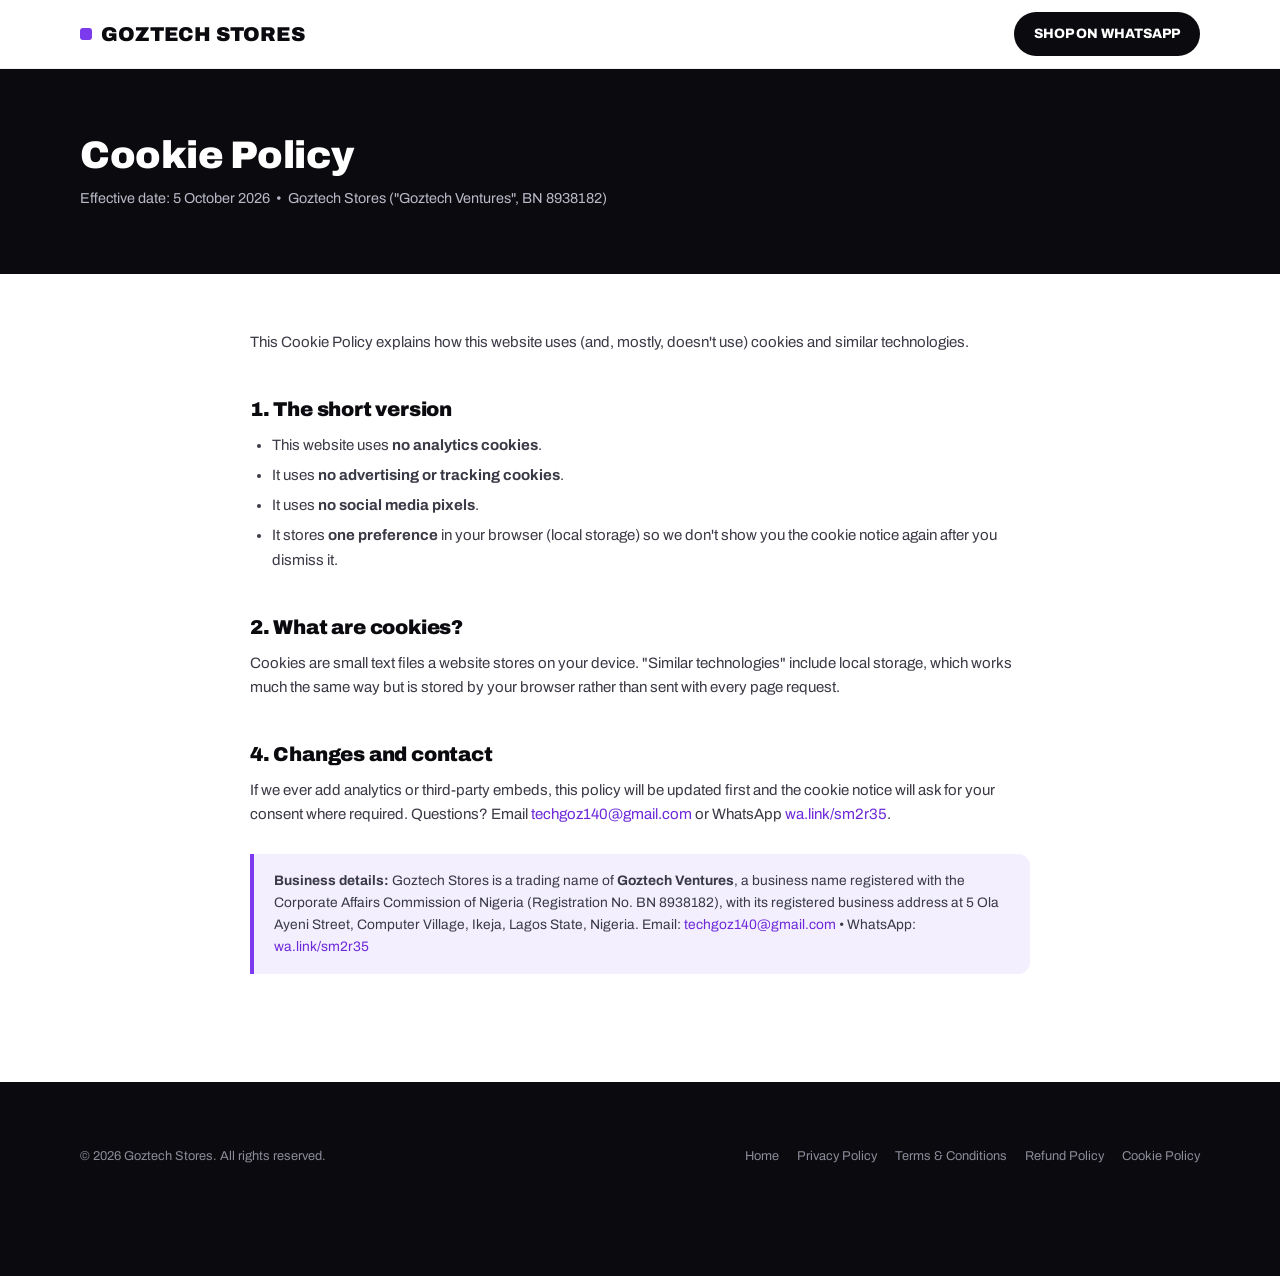
<file: cookie-policy.html>
<!DOCTYPE html>
<html lang="en">
<head>
  <meta charset="UTF-8">
  <meta name="viewport" content="width=device-width, initial-scale=1.0">
  <title>Cookie Policy | Goztech Stores</title>
  <meta name="description" content="Goztech Stores uses no tracking cookies. Full details of the one browser preference we store.">
  <meta name="robots" content="index,follow">
  <meta name="theme-color" content="#0B0B0F">
  <link rel="preconnect" href="https://fonts.googleapis.com">
  <link rel="preconnect" href="https://fonts.gstatic.com" crossorigin>
  <link href="https://fonts.googleapis.com/css2?family=Archivo:wght@400;600;700;800;900&display=swap" rel="stylesheet">
  <link rel="stylesheet" href="css/style.css">
</head>
<body>
  <a class="skip-link" href="#main">Skip to main content</a>
  <header class="nav">
    <div class="container nav-inner">
      <a href="index.html" class="wordmark" aria-label="Goztech Stores — home"><span class="dot" aria-hidden="true"></span>GOZTECH STORES</a>
      <a class="nav-cta" href="https://wa.link/sm2r35" target="_blank" rel="noopener">SHOP ON WHATSAPP</a>
    </div>
  </header>

  <div class="legal-hero">
    <div class="container">
      <h1>Cookie Policy</h1>
      <p>Effective date: 5 October 2026 &nbsp;•&nbsp; Goztech Stores ("Goztech Ventures", BN 8938182)</p>
    </div>
  </div>

  <main id="main" class="legal-body">
    <div class="container" style="max-width:780px">
      
<p>This Cookie Policy explains how this website uses (and, mostly, doesn't use) cookies and similar technologies.</p>

<h2>1. The short version</h2>
<ul>
  <li>This website uses <strong>no analytics cookies</strong>.</li>
  <li>It uses <strong>no advertising or tracking cookies</strong>.</li>
  <li>It uses <strong>no social media pixels</strong>.</li>
  <li>It stores <strong>one preference</strong> in your browser (local storage) so we don't show you the cookie notice again after you dismiss it.</li>
</ul>

<h2>2. What are cookies?</h2>
<p>Cookies are small text files a website stores on your device. "Similar technologies" include local storage, which works much the same way but is stored by your browser rather than sent with every page request.</p>

<h2>4. Changes and contact</h2>
<p>If we ever add analytics or third-party embeds, this policy will be updated first and the cookie notice will ask for your consent where required. Questions? Email <a href="mailto:techgoz140@gmail.com">techgoz140@gmail.com</a> or WhatsApp <a href="https://wa.link/sm2r35">wa.link/sm2r35</a>.</p>

      <div class="legal-note"><strong>Business details:</strong> Goztech Stores is a trading name of <strong>Goztech Ventures</strong>, a business name registered with the Corporate Affairs Commission of Nigeria (Registration No. BN 8938182), with its registered business address at 5 Ola Ayeni Street, Computer Village, Ikeja, Lagos State, Nigeria. Email: <a href="mailto:techgoz140@gmail.com">techgoz140@gmail.com</a> • WhatsApp: <a href="https://wa.link/sm2r35">wa.link/sm2r35</a></div>
    </div>
  </main>

  <footer>
    <div class="container">
      <div class="foot-bottom" style="border-top:none;padding-top:0">
        <span>© <span id="year">2026</span> Goztech Stores. All rights reserved.</span>
        <nav class="foot-legal" aria-label="Legal">
          <a href="index.html">Home</a>
          <a href="privacy-policy.html">Privacy Policy</a>
          <a href="terms-and-conditions.html">Terms &amp; Conditions</a>
          <a href="refund-policy.html">Refund Policy</a>
          <a href="cookie-policy.html">Cookie Policy</a>
        </nav>
      </div>
    </div>
  </footer>
  <script src="js/main.js"></script>
</body>
</html>
</file>
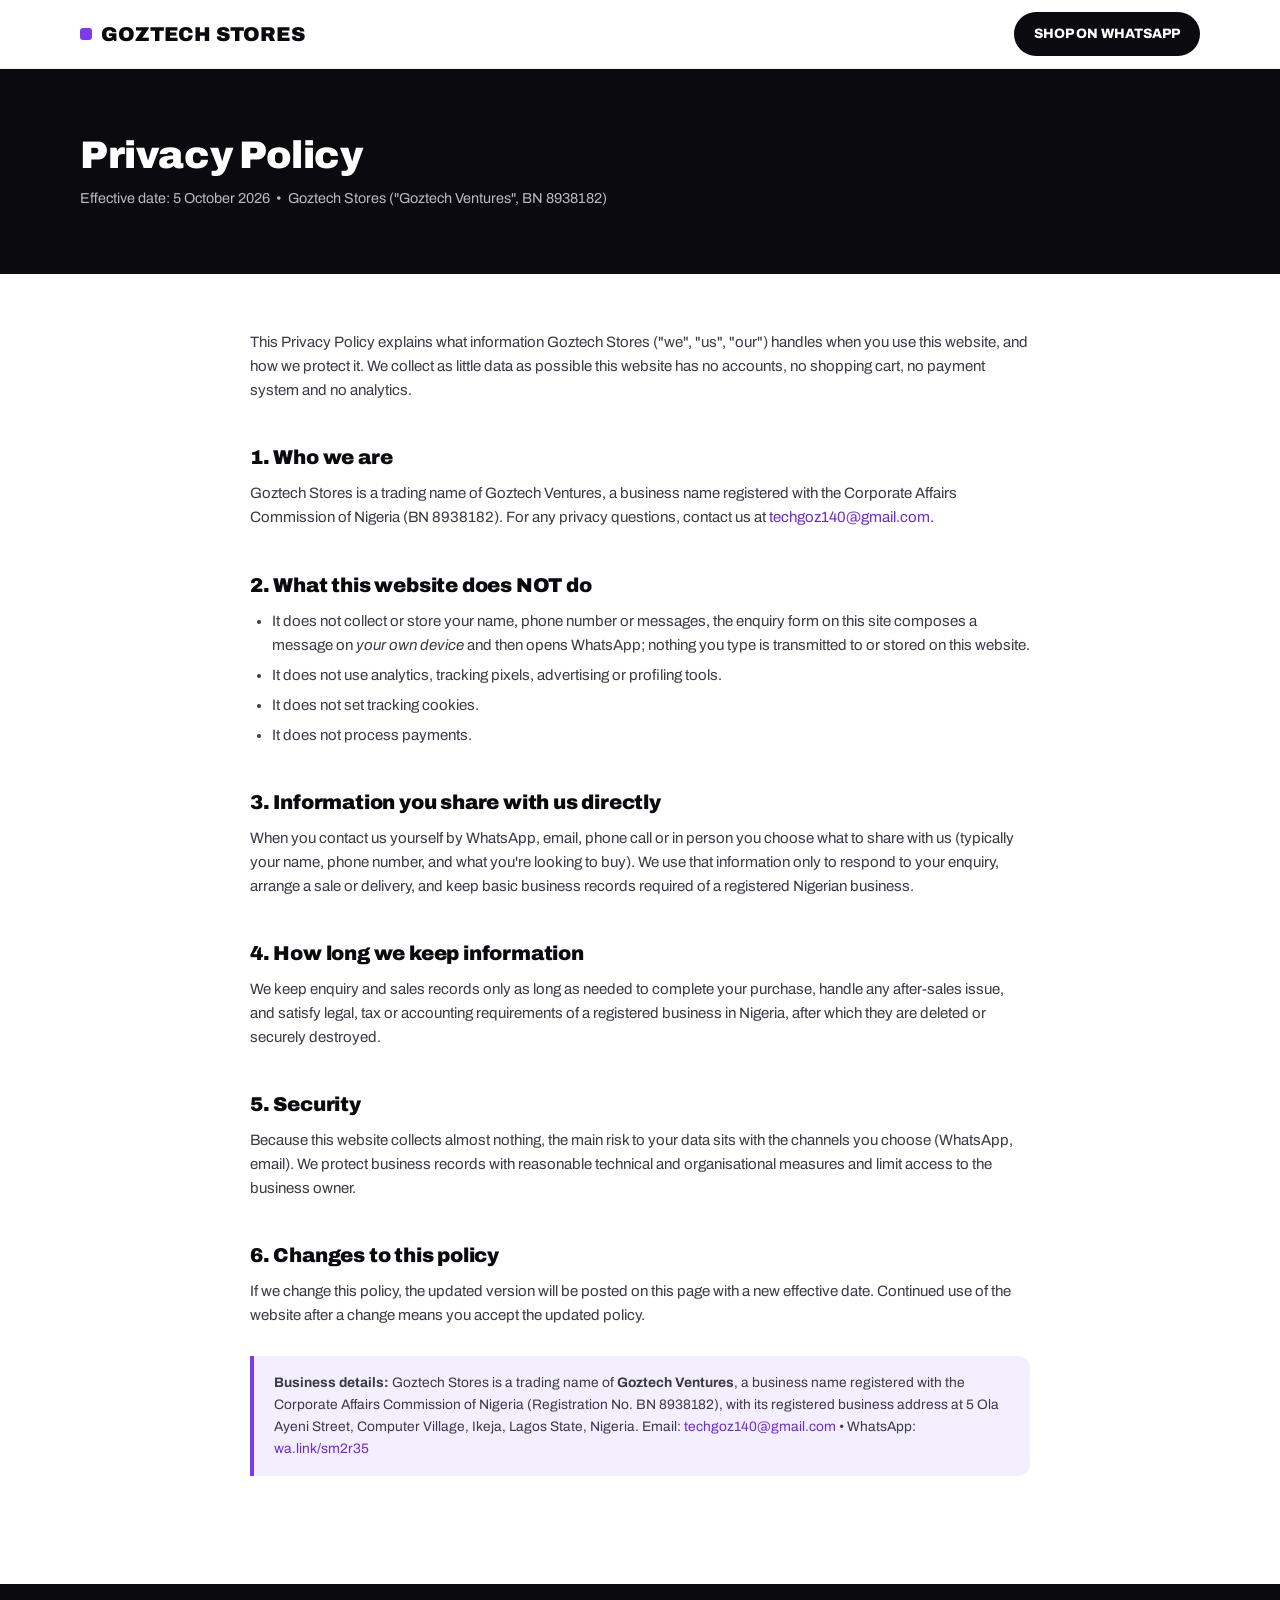
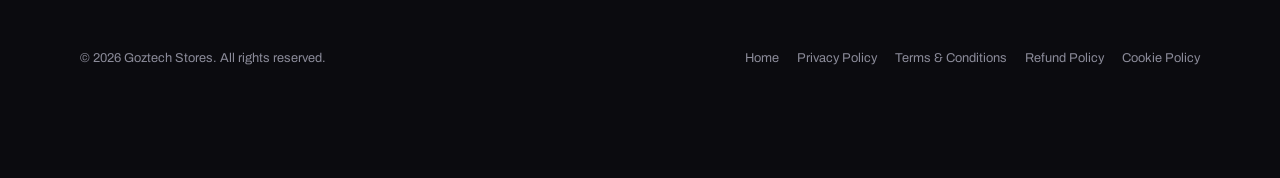
<file: privacy-policy.html>
<!DOCTYPE html>
<html lang="en">
<head>
  <meta charset="UTF-8">
  <meta name="viewport" content="width=device-width, initial-scale=1.0">
  <title>Privacy Policy | Goztech Stores</title>
  <meta name="description" content="How Goztech Stores handles your data — no analytics, no tracking, minimal data collection, NDPA 2023 rights.">
  <meta name="robots" content="index,follow">
  <meta name="theme-color" content="#0B0B0F">
  <link rel="preconnect" href="https://fonts.googleapis.com">
  <link rel="preconnect" href="https://fonts.gstatic.com" crossorigin>
  <link href="https://fonts.googleapis.com/css2?family=Archivo:wght@400;600;700;800;900&display=swap" rel="stylesheet">
  <link rel="stylesheet" href="css/style.css">
</head>
<body>
  <a class="skip-link" href="#main">Skip to main content</a>
  <header class="nav">
    <div class="container nav-inner">
      <a href="index.html" class="wordmark" aria-label="Goztech Stores — home"><span class="dot" aria-hidden="true"></span>GOZTECH STORES</a>
      <a class="nav-cta" href="https://wa.link/sm2r35" target="_blank" rel="noopener">SHOP ON WHATSAPP</a>
    </div>
  </header>

  <div class="legal-hero">
    <div class="container">
      <h1>Privacy Policy</h1>
      <p>Effective date: 5 October 2026 &nbsp;•&nbsp; Goztech Stores ("Goztech Ventures", BN 8938182)</p>
    </div>
  </div>

  <main id="main" class="legal-body">
    <div class="container" style="max-width:780px">
      
<p>This Privacy Policy explains what information Goztech Stores ("we", "us", "our") handles when you use this website, and how we protect it. We collect as little data as possible this website has no accounts, no shopping cart, no payment system and no analytics.</p>

<h2>1. Who we are</h2>
<p>Goztech Stores is a trading name of Goztech Ventures, a business name registered with the Corporate Affairs Commission of Nigeria (BN 8938182). For any privacy questions, contact us at <a href="mailto:techgoz140@gmail.com">techgoz140@gmail.com</a>.</p>

<h2>2. What this website does NOT do</h2>
<ul>
  <li>It does not collect or store your name, phone number or messages, the enquiry form on this site composes a message on <em>your own device</em> and then opens WhatsApp; nothing you type is transmitted to or stored on this website.</li>
  <li>It does not use analytics, tracking pixels, advertising or profiling tools.</li>
  <li>It does not set tracking cookies.</li>
  <li>It does not process payments.</li>
</ul>

<h2>3. Information you share with us directly</h2>
<p>When you contact us yourself by WhatsApp, email, phone call or in person you choose what to share with us (typically your name, phone number, and what you're looking to buy). We use that information only to respond to your enquiry, arrange a sale or delivery, and keep basic business records required of a registered Nigerian business.</p>

<h2>4. How long we keep information</h2>
<p>We keep enquiry and sales records only as long as needed to complete your purchase, handle any after-sales issue, and satisfy legal, tax or accounting requirements of a registered business in Nigeria, after which they are deleted or securely destroyed.</p>

<h2>5. Security</h2>
<p>Because this website collects almost nothing, the main risk to your data sits with the channels you choose (WhatsApp, email). We protect business records with reasonable technical and organisational measures and limit access to the business owner.</p>

<h2>6. Changes to this policy</h2>
<p>If we change this policy, the updated version will be posted on this page with a new effective date. Continued use of the website after a change means you accept the updated policy.</p>

      <div class="legal-note"><strong>Business details:</strong> Goztech Stores is a trading name of <strong>Goztech Ventures</strong>, a business name registered with the Corporate Affairs Commission of Nigeria (Registration No. BN 8938182), with its registered business address at 5 Ola Ayeni Street, Computer Village, Ikeja, Lagos State, Nigeria. Email: <a href="mailto:techgoz140@gmail.com">techgoz140@gmail.com</a> • WhatsApp: <a href="https://wa.link/sm2r35">wa.link/sm2r35</a></div>
    </div>
  </main>

  <footer>
    <div class="container">
      <div class="foot-bottom" style="border-top:none;padding-top:0">
        <span>© <span id="year">2026</span> Goztech Stores. All rights reserved.</span>
        <nav class="foot-legal" aria-label="Legal">
          <a href="index.html">Home</a>
          <a href="privacy-policy.html">Privacy Policy</a>
          <a href="terms-and-conditions.html">Terms &amp; Conditions</a>
          <a href="refund-policy.html">Refund Policy</a>
          <a href="cookie-policy.html">Cookie Policy</a>
        </nav>
      </div>
    </div>
  </footer>
  <script src="js/main.js"></script>
</body>
</html>
</file>
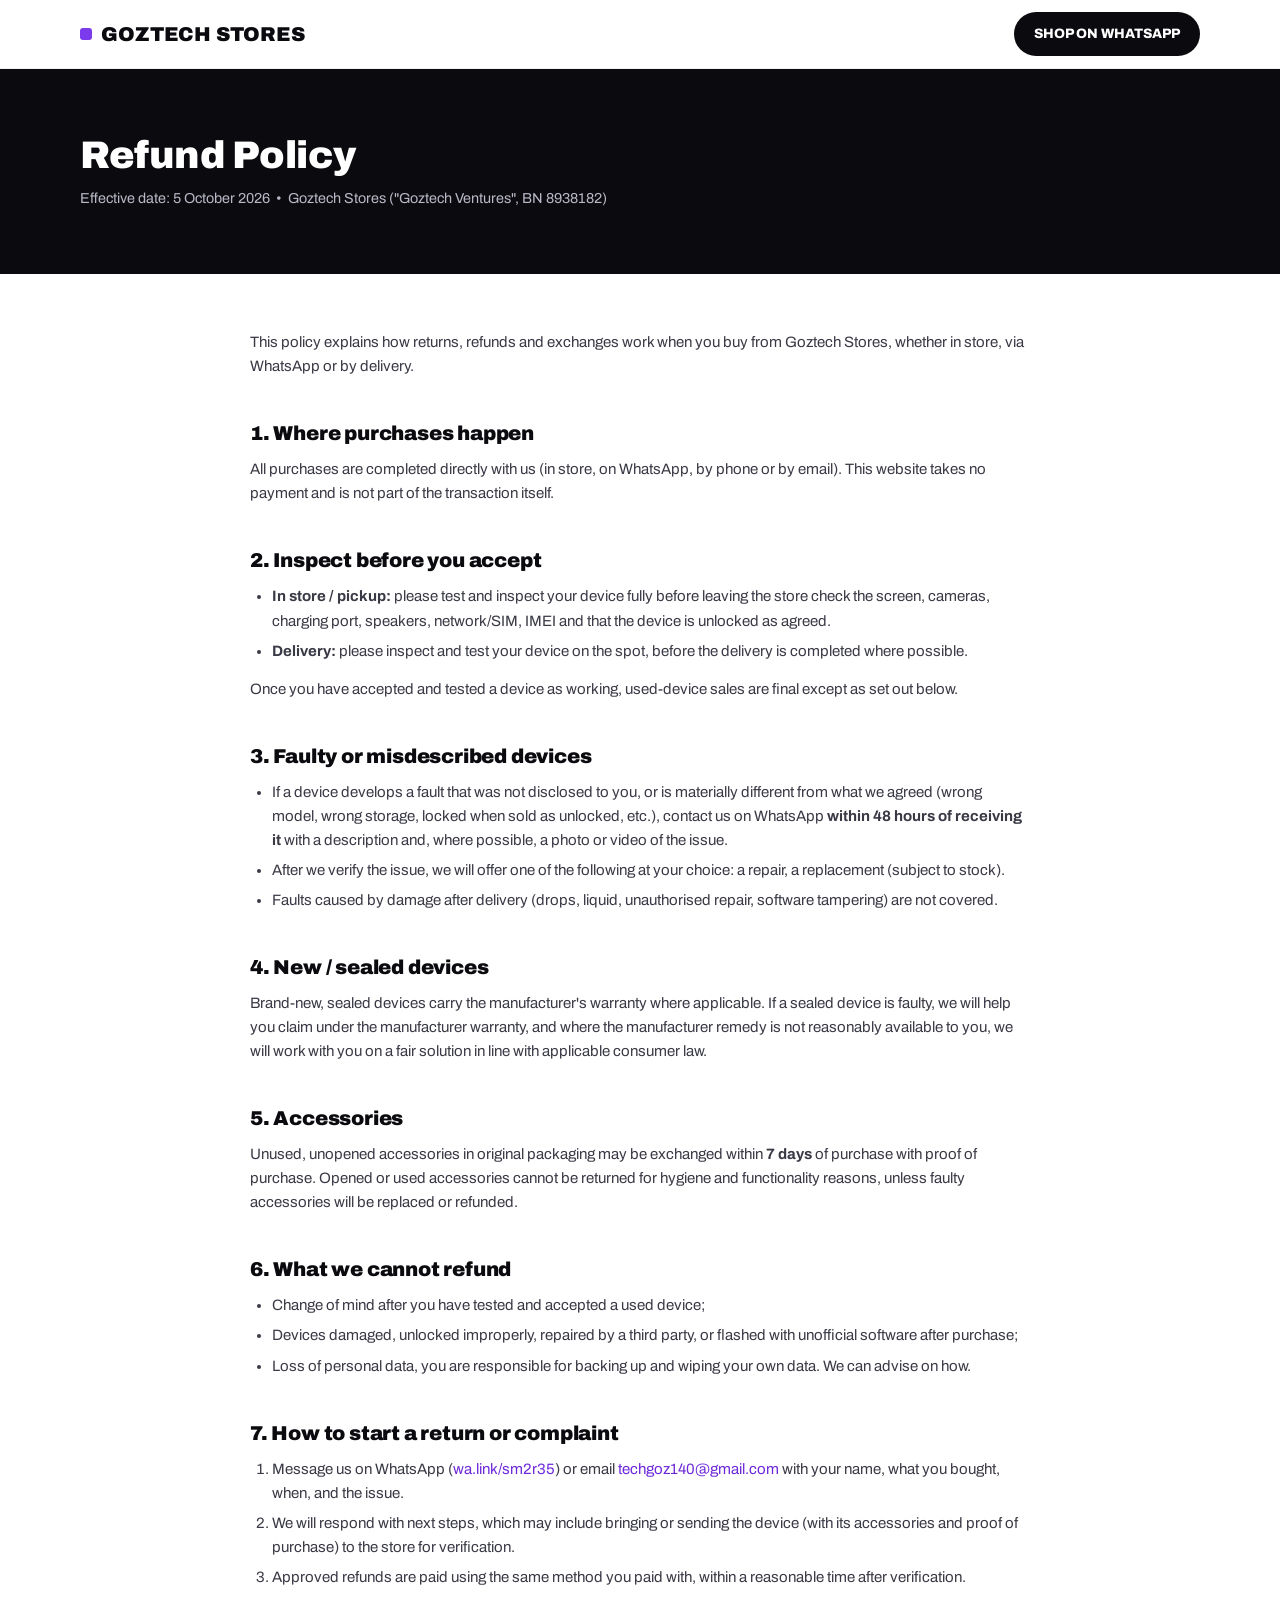
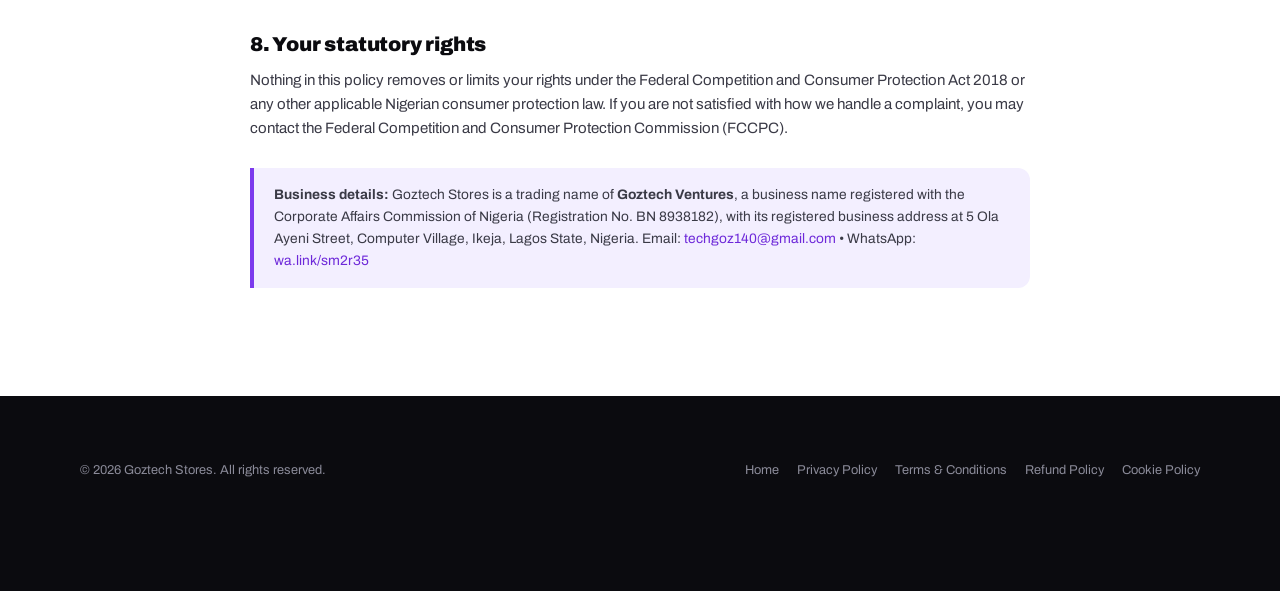
<file: refund-policy.html>
<!DOCTYPE html>
<html lang="en">
<head>
  <meta charset="UTF-8">
  <meta name="viewport" content="width=device-width, initial-scale=1.0">
  <title>Refund Policy | Goztech Stores</title>
  <meta name="description" content="Returns, refunds and exchanges for phones and accessories bought from Goztech Stores.">
  <meta name="robots" content="index,follow">
  <meta name="theme-color" content="#0B0B0F">
  <link rel="preconnect" href="https://fonts.googleapis.com">
  <link rel="preconnect" href="https://fonts.gstatic.com" crossorigin>
  <link href="https://fonts.googleapis.com/css2?family=Archivo:wght@400;600;700;800;900&display=swap" rel="stylesheet">
  <link rel="stylesheet" href="css/style.css">
</head>
<body>
  <a class="skip-link" href="#main">Skip to main content</a>
  <header class="nav">
    <div class="container nav-inner">
      <a href="index.html" class="wordmark" aria-label="Goztech Stores — home"><span class="dot" aria-hidden="true"></span>GOZTECH STORES</a>
      <a class="nav-cta" href="https://wa.link/sm2r35" target="_blank" rel="noopener">SHOP ON WHATSAPP</a>
    </div>
  </header>

  <div class="legal-hero">
    <div class="container">
      <h1>Refund Policy</h1>
      <p>Effective date: 5 October 2026 &nbsp;•&nbsp; Goztech Stores ("Goztech Ventures", BN 8938182)</p>
    </div>
  </div>

  <main id="main" class="legal-body">
    <div class="container" style="max-width:780px">
      
<p>This policy explains how returns, refunds and exchanges work when you buy from Goztech Stores, whether in store, via WhatsApp or by delivery.</p>


<h2>1. Where purchases happen</h2>
<p>All purchases are completed directly with us (in store, on WhatsApp, by phone or by email). This website takes no payment and is not part of the transaction itself.</p>

<h2>2. Inspect before you accept</h2>
<ul>
  <li><strong>In store / pickup:</strong> please test and inspect your device fully before leaving the store check the screen, cameras, charging port, speakers, network/SIM, IMEI and that the device is unlocked as agreed.</li>
  <li><strong>Delivery:</strong> please inspect and test your device on the spot, before the delivery is completed where possible.</li>
</ul>
<p>Once you have accepted and tested a device as working, used-device sales are final except as set out below.</p>

<h2>3. Faulty or misdescribed devices</h2>
<ul>
  <li>If a device develops a fault that was not disclosed to you, or is materially different from what we agreed (wrong model, wrong storage, locked when sold as unlocked, etc.), contact us on WhatsApp <strong>within 48 hours of receiving it</strong> with a description and, where possible, a photo or video of the issue.</li>
  <li>After we verify the issue, we will offer one of the following at your choice: a repair, a replacement (subject to stock).</li>
  <li>Faults caused by damage after delivery (drops, liquid, unauthorised repair, software tampering) are not covered.</li>
</ul>

<h2>4. New / sealed devices</h2>
<p>Brand-new, sealed devices carry the manufacturer's warranty where applicable. If a sealed device is faulty, we will help you claim under the manufacturer warranty, and where the manufacturer remedy is not reasonably available to you, we will work with you on a fair solution in line with applicable consumer law.</p>

<h2>5. Accessories</h2>
<p>Unused, unopened accessories in original packaging may be exchanged within <strong>7 days</strong> of purchase with proof of purchase. Opened or used accessories cannot be returned for hygiene and functionality reasons, unless faulty accessories will be replaced or refunded.</p>

<h2>6. What we cannot refund</h2>
<ul>
  <li>Change of mind after you have tested and accepted a used device;</li>
  <li>Devices damaged, unlocked improperly, repaired by a third party, or flashed with unofficial software after purchase;</li>
  <li>Loss of personal data, you are responsible for backing up and wiping your own data. We can advise on how.</li>
</ul>

<h2>7. How to start a return or complaint</h2>
<ol>
  <li>Message us on WhatsApp (<a href="https://wa.link/sm2r35">wa.link/sm2r35</a>) or email <a href="mailto:techgoz140@gmail.com">techgoz140@gmail.com</a> with your name, what you bought, when, and the issue.</li>
  <li>We will respond with next steps, which may include bringing or sending the device (with its accessories and proof of purchase) to the store for verification.</li>
  <li>Approved refunds are paid using the same method you paid with, within a reasonable time after verification.</li>
</ol>

<h2>8. Your statutory rights</h2>
<p>Nothing in this policy removes or limits your rights under the Federal Competition and Consumer Protection Act 2018 or any other applicable Nigerian consumer protection law. If you are not satisfied with how we handle a complaint, you may contact the Federal Competition and Consumer Protection Commission (FCCPC).</p>

      <div class="legal-note"><strong>Business details:</strong> Goztech Stores is a trading name of <strong>Goztech Ventures</strong>, a business name registered with the Corporate Affairs Commission of Nigeria (Registration No. BN 8938182), with its registered business address at 5 Ola Ayeni Street, Computer Village, Ikeja, Lagos State, Nigeria. Email: <a href="mailto:techgoz140@gmail.com">techgoz140@gmail.com</a> • WhatsApp: <a href="https://wa.link/sm2r35">wa.link/sm2r35</a></div>
    </div>
  </main>

  <footer>
    <div class="container">
      <div class="foot-bottom" style="border-top:none;padding-top:0">
        <span>© <span id="year">2026</span> Goztech Stores. All rights reserved.</span>
        <nav class="foot-legal" aria-label="Legal">
          <a href="index.html">Home</a>
          <a href="privacy-policy.html">Privacy Policy</a>
          <a href="terms-and-conditions.html">Terms &amp; Conditions</a>
          <a href="refund-policy.html">Refund Policy</a>
          <a href="cookie-policy.html">Cookie Policy</a>
        </nav>
      </div>
    </div>
  </footer>
  <script src="js/main.js"></script>
</body>
</html>
</file>
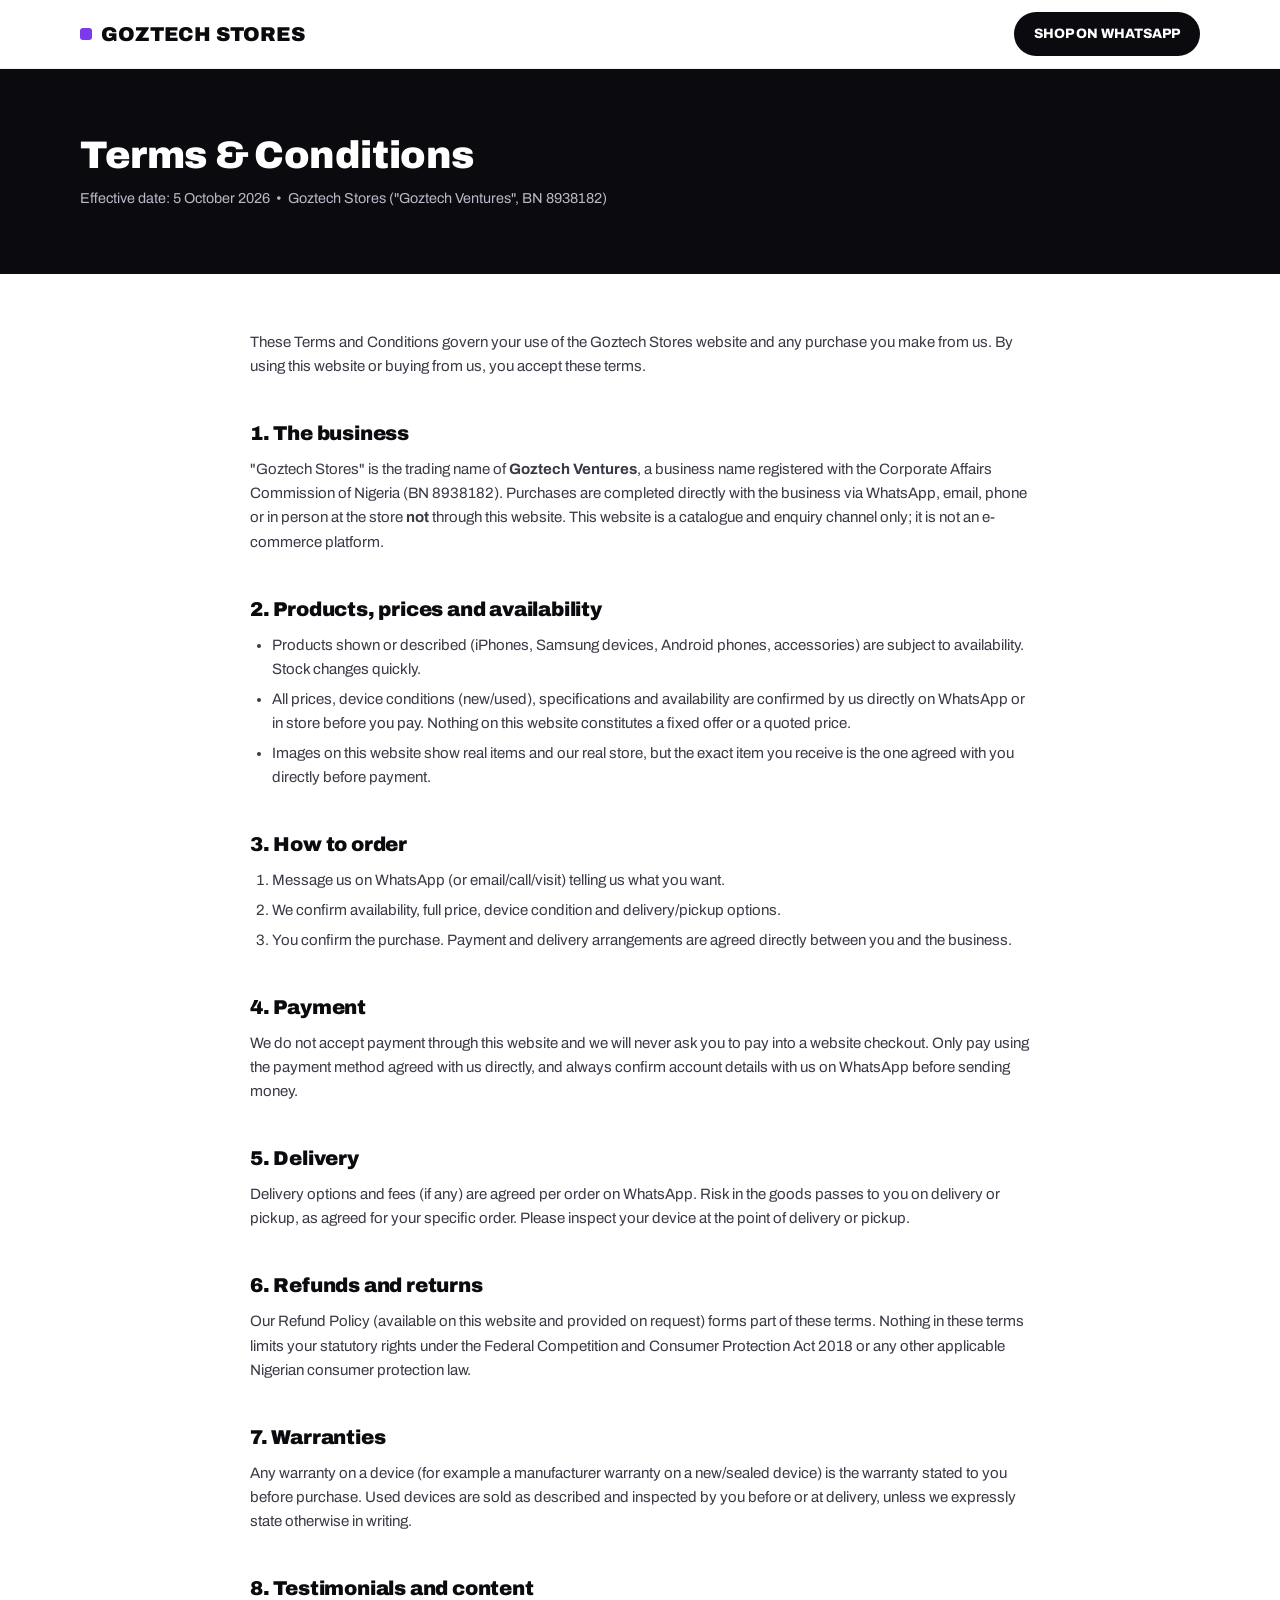
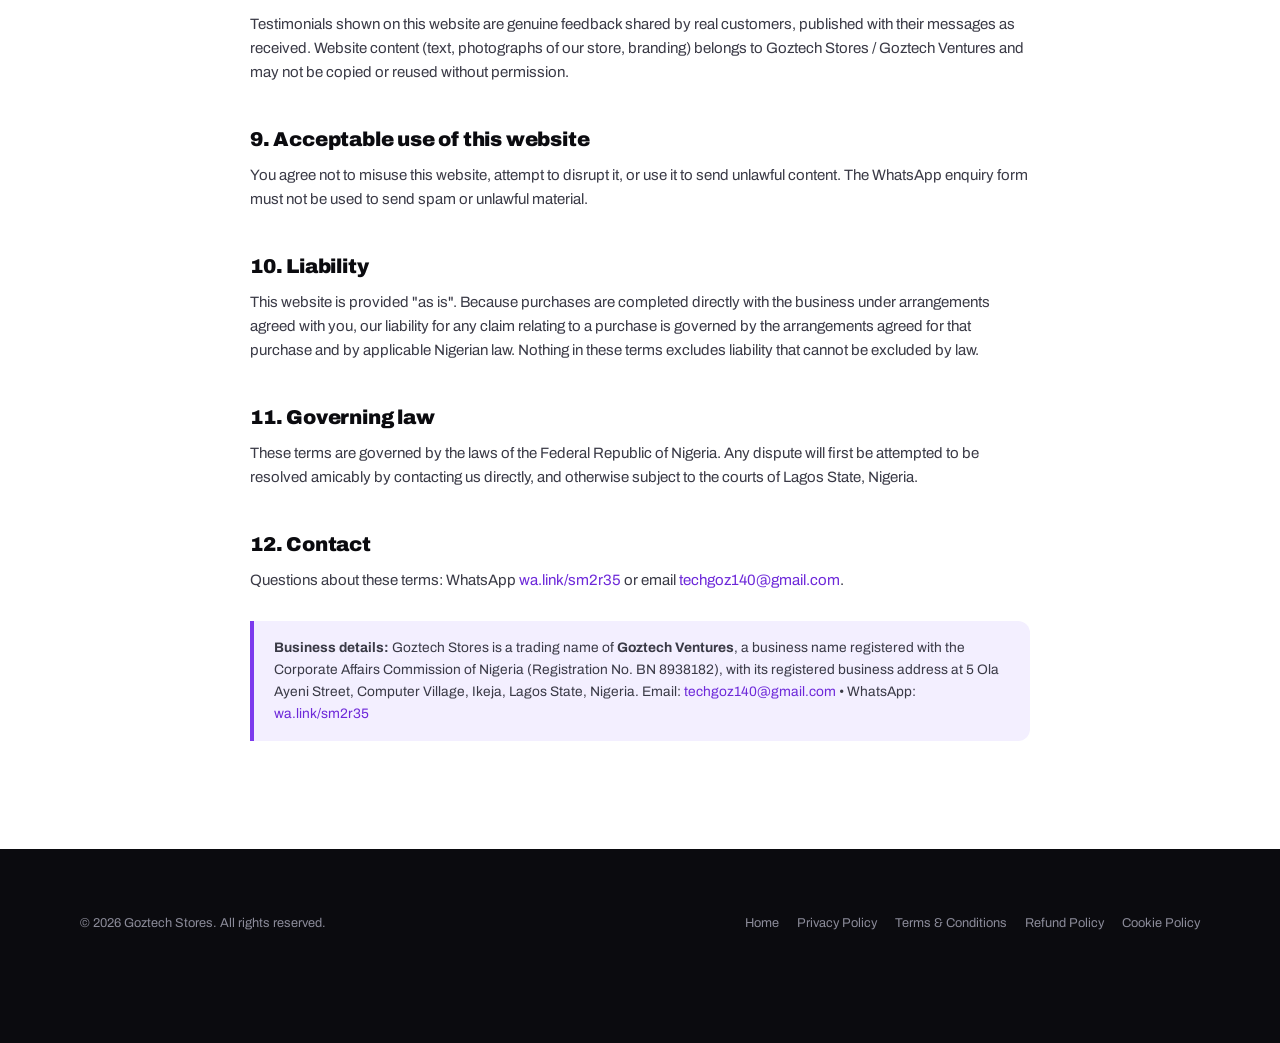
<file: terms-and-conditions.html>
<!DOCTYPE html>
<html lang="en">
<head>
  <meta charset="UTF-8">
  <meta name="viewport" content="width=device-width, initial-scale=1.0">
  <title>Terms & Conditions | Goztech Stores</title>
  <meta name="description" content="Terms of using the Goztech Stores website and buying phones and accessories from our registered Nigerian business.">
  <meta name="robots" content="index,follow">
  <meta name="theme-color" content="#0B0B0F">
  <link rel="preconnect" href="https://fonts.googleapis.com">
  <link rel="preconnect" href="https://fonts.gstatic.com" crossorigin>
  <link href="https://fonts.googleapis.com/css2?family=Archivo:wght@400;600;700;800;900&display=swap" rel="stylesheet">
  <link rel="stylesheet" href="css/style.css">
</head>
<body>
  <a class="skip-link" href="#main">Skip to main content</a>
  <header class="nav">
    <div class="container nav-inner">
      <a href="index.html" class="wordmark" aria-label="Goztech Stores — home"><span class="dot" aria-hidden="true"></span>GOZTECH STORES</a>
      <a class="nav-cta" href="https://wa.link/sm2r35" target="_blank" rel="noopener">SHOP ON WHATSAPP</a>
    </div>
  </header>

  <div class="legal-hero">
    <div class="container">
      <h1>Terms & Conditions</h1>
      <p>Effective date: 5 October 2026 &nbsp;•&nbsp; Goztech Stores ("Goztech Ventures", BN 8938182)</p>
    </div>
  </div>

  <main id="main" class="legal-body">
    <div class="container" style="max-width:780px">
      
<p>These Terms and Conditions govern your use of the Goztech Stores website and any purchase you make from us. By using this website or buying from us, you accept these terms.</p>

<h2>1. The business</h2>
<p>"Goztech Stores" is the trading name of <strong>Goztech Ventures</strong>, a business name registered with the Corporate Affairs Commission of Nigeria (BN 8938182). Purchases are completed directly with the business via WhatsApp, email, phone or in person at the store <strong>not</strong> through this website. This website is a catalogue and enquiry channel only; it is not an e-commerce platform.</p>

<h2>2. Products, prices and availability</h2>
<ul>
  <li>Products shown or described (iPhones, Samsung devices, Android phones, accessories) are subject to availability. Stock changes quickly.</li>
  <li>All prices, device conditions (new/used), specifications and availability are confirmed by us directly on WhatsApp or in store before you pay. Nothing on this website constitutes a fixed offer or a quoted price.</li>
  <li>Images on this website show real items and our real store, but the exact item you receive is the one agreed with you directly before payment.</li>
</ul>

<h2>3. How to order</h2>
<ol>
  <li>Message us on WhatsApp (or email/call/visit) telling us what you want.</li>
  <li>We confirm availability, full price, device condition and delivery/pickup options.</li>
  <li>You confirm the purchase. Payment and delivery arrangements are agreed directly between you and the business.</li>
</ol>

<h2>4. Payment</h2>
<p>We do not accept payment through this website and we will never ask you to pay into a website checkout. Only pay using the payment method agreed with us directly, and always confirm account details with us on WhatsApp before sending money.</p>

<h2>5. Delivery</h2>
<p>Delivery options and fees (if any) are agreed per order on WhatsApp. Risk in the goods passes to you on delivery or pickup, as agreed for your specific order. Please inspect your device at the point of delivery or pickup.</p>

<h2>6. Refunds and returns</h2>
<p>Our Refund Policy (available on this website and provided on request) forms part of these terms. Nothing in these terms limits your statutory rights under the Federal Competition and Consumer Protection Act 2018 or any other applicable Nigerian consumer protection law.</p>

<h2>7. Warranties</h2>
<p>Any warranty on a device (for example a manufacturer warranty on a new/sealed device) is the warranty stated to you before purchase. Used devices are sold as described and inspected by you before or at delivery, unless we expressly state otherwise in writing.</p>

<h2>8. Testimonials and content</h2>
<p>Testimonials shown on this website are genuine feedback shared by real customers, published with their messages as received. Website content (text, photographs of our store, branding) belongs to Goztech Stores / Goztech Ventures and may not be copied or reused without permission.</p>

<h2>9. Acceptable use of this website</h2>
<p>You agree not to misuse this website, attempt to disrupt it, or use it to send unlawful content. The WhatsApp enquiry form must not be used to send spam or unlawful material.</p>

<h2>10. Liability</h2>
<p>This website is provided "as is". Because purchases are completed directly with the business under arrangements agreed with you, our liability for any claim relating to a purchase is governed by the arrangements agreed for that purchase and by applicable Nigerian law. Nothing in these terms excludes liability that cannot be excluded by law.</p>

<h2>11. Governing law</h2>
<p>These terms are governed by the laws of the Federal Republic of Nigeria. Any dispute will first be attempted to be resolved amicably by contacting us directly, and otherwise subject to the courts of Lagos State, Nigeria.</p>

<h2>12. Contact</h2>
<p>Questions about these terms: WhatsApp <a href="https://wa.link/sm2r35">wa.link/sm2r35</a> or email <a href="mailto:techgoz140@gmail.com">techgoz140@gmail.com</a>.</p>

      <div class="legal-note"><strong>Business details:</strong> Goztech Stores is a trading name of <strong>Goztech Ventures</strong>, a business name registered with the Corporate Affairs Commission of Nigeria (Registration No. BN 8938182), with its registered business address at 5 Ola Ayeni Street, Computer Village, Ikeja, Lagos State, Nigeria. Email: <a href="mailto:techgoz140@gmail.com">techgoz140@gmail.com</a> • WhatsApp: <a href="https://wa.link/sm2r35">wa.link/sm2r35</a></div>
    </div>
  </main>

  <footer>
    <div class="container">
      <div class="foot-bottom" style="border-top:none;padding-top:0">
        <span>© <span id="year">2026</span> Goztech Stores. All rights reserved.</span>
        <nav class="foot-legal" aria-label="Legal">
          <a href="index.html">Home</a>
          <a href="privacy-policy.html">Privacy Policy</a>
          <a href="terms-and-conditions.html">Terms &amp; Conditions</a>
          <a href="refund-policy.html">Refund Policy</a>
          <a href="cookie-policy.html">Cookie Policy</a>
        </nav>
      </div>
    </div>
  </footer>
  <script src="js/main.js"></script>
</body>
</html>
</file>
<file: css/style.css>
:root{
  --black:#0B0B0F;
  --charcoal:#1A1A22;
  --white:#FFFFFF;
  --grey-50:#F7F7FA;
  --grey-100:#EEEEF4;
  --grey-300:#D5D5E0;
  --grey-500:#5F5F6E;
  --grey-700:#3A3A46;
  --purple:#6D28D9;
  --purple-bright:#7C3AED;
  --purple-soft:#F3EFFF;
  --radius:16px;
  --shadow-sm:0 2px 8px rgba(11,11,15,.07);
  --shadow-md:0 10px 30px rgba(11,11,15,.10);
  --shadow-purple:0 8px 30px rgba(109,40,217,.35);
  --font:'Archivo',system-ui,-apple-system,'Segoe UI',Roboto,sans-serif;
}
*,*::before,*::after{box-sizing:border-box;margin:0;padding:0}
html{scroll-behavior:smooth;-webkit-text-size-adjust:100%}
body{
  font-family:var(--font);
  color:var(--black);
  background:var(--white);
  line-height:1.6;
  font-size:16px;
  overflow-x:hidden;
}
body.no-scroll{overflow:hidden}
img{max-width:100%;display:block}
a{color:var(--purple);text-decoration:none}
a:hover{text-decoration:underline}
h1,h2,h3{line-height:1.15;font-weight:900;letter-spacing:-.01em}
.container{width:min(1120px,92%);margin:0 auto}
section{padding:72px 0;scroll-margin-top:84px}
:focus-visible{outline:3px solid var(--purple);outline-offset:3px;border-radius:6px}

/* ---------- Skip link ---------- */
.skip-link{position:absolute;left:-9999px;top:0;background:var(--black);color:#fff;padding:12px 20px;z-index:2000;border-radius:0 0 10px 0}
.skip-link:focus{left:0;color:#fff}

/* ---------- Buttons ---------- */
.btn{
  display:inline-flex;align-items:center;justify-content:center;gap:8px;
  font-weight:800;font-size:.95rem;letter-spacing:.02em;
  padding:15px 28px;border-radius:999px;border:2px solid transparent;
  cursor:pointer;transition:transform .18s ease,box-shadow .18s ease,background .18s ease,color .18s ease,border-color .18s ease;
  text-decoration:none;text-align:center;
}
.btn:hover{text-decoration:none;transform:translateY(-2px)}
.btn:active{transform:translateY(0)}
.btn-purple{background:var(--purple-bright);color:#fff;box-shadow:var(--shadow-purple)}
.btn-purple:hover{background:var(--purple);color:#fff}
.btn-dark{background:var(--black);color:#fff}
.btn-dark:hover{background:var(--charcoal);color:#fff}
.btn-outline{background:transparent;color:var(--black);border-color:var(--black)}
.btn-outline:hover{background:var(--black);color:#fff}
.btn-outline-light{background:transparent;color:#fff;border-color:#fff}
.btn-outline-light:hover{background:#fff;color:var(--black)}
.btn-wa{background:var(--black);color:#fff}
.btn-wa:hover{background:var(--purple-bright);color:#fff}
.btn-block{width:100%}

/* ---------- Navigation ---------- */
.nav{
  position:sticky;top:0;z-index:900;background:rgba(255,255,255,.97);
  backdrop-filter:blur(8px);border-bottom:1px solid var(--grey-100);
}
.nav-inner{display:flex;align-items:center;justify-content:space-between;height:68px;gap:16px}
.wordmark{font-weight:900;font-size:1.25rem;letter-spacing:.01em;color:var(--black);display:flex;align-items:center;gap:9px}
.wordmark:hover{text-decoration:none}
.wordmark .dot{width:12px;height:12px;border-radius:3px;background:var(--purple-bright);flex:none}
.nav-links{display:flex;align-items:center;gap:28px;list-style:none}
.nav-links a{font-weight:600;font-size:.92rem;color:var(--grey-700);position:relative;padding:4px 0}
.nav-links a:hover,.nav-links a.active{color:var(--purple);text-decoration:none}
.nav-links a::after{content:"";position:absolute;left:0;bottom:-2px;width:0;height:2px;background:var(--purple-bright);transition:width .2s ease}
.nav-links a:hover::after,.nav-links a.active::after{width:100%}
.nav-cta{display:inline-flex;align-items:center;gap:8px;background:var(--black);color:#fff;font-weight:800;font-size:.85rem;padding:11px 20px;border-radius:999px;text-decoration:none;transition:background .18s ease}
.nav-cta:hover{background:var(--purple-bright);color:#fff;text-decoration:none}
.nav-toggle{display:none;background:none;border:2px solid var(--black);border-radius:10px;width:44px;height:44px;cursor:pointer;align-items:center;justify-content:center}
.nav-toggle span{display:block;width:20px;height:2px;background:var(--black);margin:2.5px auto;transition:transform .2s,opacity .2s;border-radius:2px}
.nav-toggle[aria-expanded="true"] span:nth-child(1){transform:translateY(7px) rotate(45deg)}
.nav-toggle[aria-expanded="true"] span:nth-child(2){opacity:0}
.nav-toggle[aria-expanded="true"] span:nth-child(3){transform:translateY(-7px) rotate(-45deg)}

/* ---------- Hero ---------- */
.hero{padding:56px 0 64px;background:linear-gradient(180deg,var(--white) 0%,var(--grey-50) 100%)}
.hero-grid{display:grid;grid-template-columns:1.05fr .95fr;gap:56px;align-items:center}
.eyebrow{display:inline-block;font-weight:800;font-size:.8rem;letter-spacing:.18em;text-transform:uppercase;color:var(--purple);background:var(--purple-soft);padding:7px 16px;border-radius:999px;margin-bottom:20px}
.hero h1{font-size:clamp(2.1rem,5.2vw,3.4rem);margin-bottom:20px}
.hero h1 .hl{color:var(--purple)}
.hero p.lead{font-size:1.08rem;color:var(--grey-500);max-width:34rem;margin-bottom:30px}
.hero-actions{display:flex;flex-wrap:wrap;gap:14px;margin-bottom:26px}
.trust-line{font-size:.88rem;font-weight:700;color:var(--grey-700);letter-spacing:.02em}
.trust-line .sep{color:var(--purple-bright);padding:0 4px}
.hero-visual{position:relative}
.hero-frame{
  position:relative;border-radius:24px;overflow:hidden;background:#fff;
  border:1px solid var(--grey-100);box-shadow:var(--shadow-md);
}
.hero-frame::before{
  content:"";position:absolute;inset:-3px;border-radius:26px;z-index:-1;
  background:linear-gradient(135deg,var(--purple-bright),#C4B5FD 45%,var(--black));
  filter:blur(1px);
}
.hero-frame img{width:100%;height:100%;object-fit:cover;aspect-ratio:4/4.6}
.hero-badge{
  position:absolute;left:18px;bottom:18px;background:rgba(11,11,15,.92);color:#fff;
  padding:12px 18px;border-radius:14px;font-size:.82rem;font-weight:700;
  border-left:4px solid var(--purple-bright);backdrop-filter:blur(4px);
}
.hero-badge strong{color:#C4B5FD;display:block;font-size:.72rem;letter-spacing:.14em;text-transform:uppercase;margin-bottom:2px}

/* ---------- Trust strip ---------- */
.trust-strip{padding:0 0 64px;background:var(--grey-50)}
.trust-grid{display:grid;grid-template-columns:repeat(4,1fr);gap:16px}
.trust-item{
  background:#fff;border:1px solid var(--grey-100);border-radius:var(--radius);
  padding:22px 18px;display:flex;gap:14px;align-items:flex-start;transition:transform .18s ease,box-shadow .18s ease;
}
.trust-item:hover{transform:translateY(-3px);box-shadow:var(--shadow-sm)}
.trust-icon{flex:none;width:42px;height:42px;border-radius:12px;background:var(--purple-soft);color:var(--purple);display:flex;align-items:center;justify-content:center}
.trust-item h3{font-size:.95rem;font-weight:800;margin-bottom:3px}
.trust-item p{font-size:.82rem;color:var(--grey-500);line-height:1.45}

/* ---------- Section headers ---------- */
.sec-head{text-align:center;max-width:640px;margin:0 auto 48px}
.sec-label{font-size:.75rem;font-weight:800;letter-spacing:.2em;text-transform:uppercase;color:var(--purple);margin-bottom:12px;display:block}
.sec-head h2{font-size:clamp(1.7rem,3.6vw,2.5rem);margin-bottom:14px}
.sec-head p{color:var(--grey-500)}
.sec-head.on-dark h2{color:#fff}
.sec-head.on-dark p{color:#B9B9C7}

/* ---------- Category cards ---------- */
.cat-grid{display:grid;grid-template-columns:repeat(4,1fr);gap:20px}
.cat-card{
  background:#fff;border:1px solid var(--grey-100);border-radius:20px;padding:30px 24px;
  display:flex;flex-direction:column;transition:transform .18s ease,box-shadow .18s ease,border-color .18s ease;
}
.cat-card:hover{transform:translateY(-5px);box-shadow:var(--shadow-md);border-color:#C4B5FD}
.cat-icon{width:56px;height:56px;border-radius:16px;background:var(--black);color:#fff;display:flex;align-items:center;justify-content:center;margin-bottom:20px;transition:background .18s ease}
.cat-card:hover .cat-icon{background:var(--purple-bright)}
.cat-card h3{font-size:1.15rem;margin-bottom:8px}
.cat-card p{font-size:.88rem;color:var(--grey-500);flex:1;margin-bottom:22px}
.cat-link{font-weight:800;font-size:.85rem;letter-spacing:.03em;color:var(--purple);display:inline-flex;align-items:center;gap:6px}
.cat-link:hover{text-decoration:none;gap:10px}
.cat-link{transition:gap .18s ease}

/* ---------- Product showcase ---------- */
.showcase{
  margin-top:56px;background:var(--black);border-radius:28px;overflow:hidden;
  display:grid;grid-template-columns:1.1fr .9fr;color:#fff;
}
.showcase-img{position:relative;min-height:320px}
.showcase-img img{position:absolute;inset:0;width:100%;height:100%;object-fit:cover}
.showcase-body{padding:48px 44px;display:flex;flex-direction:column;justify-content:center}
.showcase-body .tag{font-size:.72rem;font-weight:800;letter-spacing:.2em;text-transform:uppercase;color:#C4B5FD;margin-bottom:14px}
.showcase-body h3{font-size:clamp(1.4rem,3vw,2rem);margin-bottom:14px}
.showcase-body p{color:#B9B9C7;font-size:.95rem;margin-bottom:28px}

/* ---------- Why us ---------- */
.why-grid{display:grid;grid-template-columns:repeat(3,1fr);gap:20px}
.why-card{background:#fff;border:1px solid var(--grey-100);border-radius:20px;padding:32px 26px;transition:transform .18s ease,box-shadow .18s ease}
.why-card:hover{transform:translateY(-4px);box-shadow:var(--shadow-sm)}
.why-num{font-size:.78rem;font-weight:900;color:var(--purple);letter-spacing:.15em;margin-bottom:14px;display:block}
.why-card h3{font-size:1.08rem;margin-bottom:10px}
.why-card p{font-size:.9rem;color:var(--grey-500)}
.why-card .doc-thumb{margin-top:18px;border-radius:12px;overflow:hidden;border:1px solid var(--grey-100)}
.why-card .doc-thumb img{aspect-ratio:4/3;object-fit:cover;width:100%}
.why-card .store-thumb{margin-top:18px;border-radius:12px;overflow:hidden;border:1px solid var(--grey-100)}
.why-card .store-thumb img{aspect-ratio:4/3;object-fit:cover;width:100%}

/* ---------- Store section ---------- */
.store-sec{background:var(--grey-50)}
.store-grid{display:grid;grid-template-columns:1fr;gap:24px}
.store-main{position:relative;border-radius:24px;overflow:hidden;border:1px solid var(--grey-100);box-shadow:var(--shadow-md)}
.store-main img{width:100%;object-fit:cover;max-height:560px}
.store-label{
  position:absolute;top:20px;left:20px;background:var(--black);color:#fff;
  font-weight:900;letter-spacing:.12em;font-size:.8rem;padding:10px 18px;border-radius:999px;
  border:2px solid var(--purple-bright);
}
.store-hint{text-align:center;font-size:.85rem;color:var(--grey-500);margin-top:14px}

/* ---------- CAC ---------- */
.cac-wrap{
  max-width:760px;margin:0 auto;background:#fff;border:1px solid var(--grey-100);
  border-radius:24px;padding:28px;box-shadow:var(--shadow-sm);
}
.cac-frame{border-radius:16px;overflow:hidden;border:1px solid var(--grey-300);background:var(--grey-50)}
.cac-frame img{width:100%;max-height:520px;object-fit:contain}
.cac-caption{text-align:center;font-size:.85rem;color:var(--grey-500);margin-top:16px}
.cac-note{text-align:center;font-size:.8rem;color:var(--grey-500);margin-top:8px}

/* ---------- Testimonials ---------- */
.testi-grid{display:grid;grid-template-columns:repeat(auto-fit,minmax(300px,1fr));gap:24px;max-width:820px;margin:0 auto}
.testi-card{background:#fff;border:1px solid var(--grey-100);border-radius:20px;padding:20px;box-shadow:var(--shadow-sm)}
.testi-card .shot{
  display:block;border-radius:12px;overflow:hidden;border:1px solid var(--grey-100);
  background:var(--grey-50);transition:transform .18s ease,box-shadow .18s ease;
}
.testi-card .shot:hover{transform:translateY(-3px);box-shadow:var(--shadow-md)}
.testi-card .shot img{width:100%;max-height:440px;object-fit:contain}
.testi-card figcaption{font-size:.82rem;color:var(--grey-500);margin-top:12px;text-align:center}

/* ---------- Promo ---------- */
.promo{background:var(--black);color:#fff;position:relative;overflow:hidden}
.promo::before{
  content:"";position:absolute;width:520px;height:520px;border-radius:50%;
  background:radial-gradient(circle,rgba(124,58,237,.4),transparent 65%);
  top:-200px;right:-140px;pointer-events:none;
}
.promo-inner{position:relative;text-align:center;max-width:720px;margin:0 auto}
.promo h2{font-size:clamp(1.6rem,4vw,2.6rem);margin-bottom:18px}
.promo h2 .em{color:#C4B5FD}
.promo p{color:#B9B9C7;margin-bottom:14px;font-size:1.02rem}
.promo .pill-row{display:flex;flex-wrap:wrap;gap:10px;justify-content:center;margin:26px 0 34px}
.promo .pill{border:1.5px solid var(--purple-bright);color:#E9E1FF;font-weight:800;font-size:.82rem;letter-spacing:.06em;padding:9px 20px;border-radius:999px}

/* ---------- Final CTA ---------- */
.final-cta{background:var(--black);color:#fff;border-top:1px solid rgba(255,255,255,.08);text-align:center}
.final-cta h2{font-size:clamp(1.8rem,4.4vw,2.8rem);margin-bottom:16px}
.final-cta p{color:#B9B9C7;margin-bottom:34px}
.final-cta .btn-row{display:flex;gap:14px;justify-content:center;flex-wrap:wrap}

/* ---------- Contact ---------- */
.contact-grid{display:grid;grid-template-columns:1fr 1fr;gap:32px;align-items:start}
.contact-card{background:#fff;border:1px solid var(--grey-100);border-radius:20px;padding:32px;box-shadow:var(--shadow-sm)}
.contact-card h3{font-size:1.2rem;margin-bottom:18px}
.contact-row{display:flex;gap:14px;align-items:flex-start;padding:14px 0;border-bottom:1px solid var(--grey-100)}
.contact-row:last-of-type{border-bottom:none}
.contact-row .ic{flex:none;width:40px;height:40px;border-radius:12px;background:var(--purple-soft);color:var(--purple);display:flex;align-items:center;justify-content:center}
.contact-row strong{display:block;font-size:.78rem;letter-spacing:.12em;text-transform:uppercase;color:var(--grey-500);margin-bottom:2px}
.contact-row a,.contact-row span.val{font-weight:700;color:var(--black);font-size:.95rem;word-break:break-all}
.enquiry-form label{display:block;font-weight:700;font-size:.85rem;margin:18px 0 6px}
.enquiry-form label .req{color:var(--purple)}
.enquiry-form input[type=text],.enquiry-form input[type=tel],.enquiry-form select,.enquiry-form textarea{
  width:100%;padding:13px 15px;border:1.5px solid var(--grey-300);border-radius:12px;
  font-family:inherit;font-size:.95rem;background:#fff;color:var(--black);transition:border-color .15s ease;
}
.enquiry-form input:focus,.enquiry-form select:focus,.enquiry-form textarea:focus{border-color:var(--purple);outline:none;box-shadow:0 0 0 3px rgba(124,58,237,.18)}
.enquiry-form textarea{resize:vertical;min-height:96px}
.consent{display:flex;gap:10px;align-items:flex-start;margin:20px 0;font-size:.82rem;color:var(--grey-500)}
.consent input{width:18px;height:18px;margin-top:2px;flex:none;accent-color:var(--purple)}
.form-status{font-size:.85rem;font-weight:600;color:var(--purple);margin-top:12px;min-height:1.2em}
.form-status[role=alert]{color:#B91C1C}

/* ---------- Footer ---------- */
footer{background:var(--black);color:#fff;padding:64px 0 110px}
.foot-grid{display:grid;grid-template-columns:1.4fr 1fr 1fr;gap:40px;margin-bottom:44px}
.foot-brand p{color:#9C9CAB;font-size:.9rem;margin-top:12px;max-width:280px}
footer h4{font-size:.78rem;letter-spacing:.16em;text-transform:uppercase;color:#C4B5FD;margin-bottom:16px}
.foot-links{list-style:none}
.foot-links li{margin-bottom:10px}
.foot-links a,.foot-contact a{color:#D7D7E0;font-size:.92rem}
.foot-links a:hover,.foot-contact a:hover{color:#C4B5FD}
.foot-contact li{display:flex;gap:10px;margin-bottom:12px;color:#D7D7E0;font-size:.9rem;list-style:none;align-items:flex-start}
.foot-bottom{border-top:1px solid rgba(255,255,255,.1);padding-top:26px;display:flex;flex-wrap:wrap;gap:14px;justify-content:space-between;font-size:.8rem;color:#8B8B99}
.foot-legal{display:flex;gap:18px;flex-wrap:wrap}
.foot-legal a{color:#8B8B99}
.foot-legal a:hover{color:#C4B5FD}

/* ---------- Mobile WhatsApp bar ---------- */
.wa-bar{
  display:none;position:fixed;left:0;right:0;bottom:0;z-index:950;
  background:var(--black);padding:12px 16px calc(12px + env(safe-area-inset-bottom));
  border-top:2px solid var(--purple-bright);box-shadow:0 -6px 24px rgba(0,0,0,.25);
}
.wa-bar a{
  display:flex;align-items:center;justify-content:center;gap:10px;width:100%;
  background:var(--purple-bright);color:#fff;font-weight:900;letter-spacing:.05em;
  padding:14px;border-radius:999px;font-size:.95rem;text-decoration:none;
}
.wa-bar a:hover{background:var(--purple)}

/* ---------- Lightbox ---------- */
.lightbox{
  position:fixed;inset:0;z-index:1500;background:rgba(8,8,12,.94);
  display:none;align-items:center;justify-content:center;padding:24px;
}
.lightbox.open{display:flex}
.lb-figure{max-width:min(92vw,760px);max-height:86vh;display:flex;flex-direction:column;align-items:center}
.lb-img{max-width:100%;max-height:78vh;object-fit:contain;border-radius:10px;box-shadow:0 20px 60px rgba(0,0,0,.5)}
.lb-caption{color:#D7D7E0;font-size:.85rem;margin-top:14px;text-align:center}
.lb-count{color:#8B8B99;font-size:.75rem;margin-top:4px;letter-spacing:.1em}
.lb-btn{
  position:absolute;background:rgba(255,255,255,.08);border:1.5px solid rgba(255,255,255,.25);
  color:#fff;width:48px;height:48px;border-radius:50%;cursor:pointer;font-size:1.3rem;
  display:flex;align-items:center;justify-content:center;transition:background .15s ease,border-color .15s ease;
}
.lb-btn:hover{background:var(--purple-bright);border-color:var(--purple-bright)}
.lb-close{top:22px;right:22px}
.lb-prev{left:14px;top:50%;transform:translateY(-50%)}
.lb-next{right:14px;top:50%;transform:translateY(-50%)}
.lb-btn[disabled]{opacity:.3;cursor:not-allowed}
.lb-btn[disabled]:hover{background:rgba(255,255,255,.08);border-color:rgba(255,255,255,.25)}

/* ---------- Cookie banner ---------- */
.cookie-banner{
  position:fixed;left:16px;right:16px;bottom:16px;z-index:1400;max-width:560px;margin:0 auto;
  background:#fff;border:1px solid var(--grey-100);border-radius:18px;box-shadow:var(--shadow-md);
  padding:22px;display:none;
}
.cookie-banner.show{display:block}
.cookie-banner p{font-size:.85rem;color:var(--grey-500);margin-bottom:16px}
.cookie-banner p strong{color:var(--black)}
.cookie-actions{display:flex;gap:10px;flex-wrap:wrap}
.cookie-actions .btn{padding:10px 20px;font-size:.82rem}

/* ---------- Reveal animation ---------- */
.reveal{opacity:0;transform:translateY(24px);transition:opacity .6s ease,transform .6s ease}
.reveal.visible{opacity:1;transform:none}

/* ---------- Responsive ---------- */
@media(max-width:960px){
  .hero-grid{grid-template-columns:1fr;gap:40px}
  .cat-grid{grid-template-columns:repeat(2,1fr)}
  .why-grid{grid-template-columns:repeat(2,1fr)}
  .trust-grid{grid-template-columns:repeat(2,1fr)}
  .showcase{grid-template-columns:1fr}
  .showcase-img{min-height:260px}
  .contact-grid{grid-template-columns:1fr}
  .foot-grid{grid-template-columns:1fr 1fr}
}
@media(max-width:760px){
  section{padding:56px 0}
  .nav-links{
    position:fixed;top:68px;left:0;right:0;flex-direction:column;align-items:flex-start;
    background:#fff;border-bottom:1px solid var(--grey-100);padding:20px 5% 26px;gap:4px;
    transform:translateY(-130%);transition:transform .25s ease;box-shadow:var(--shadow-md);z-index:890;
  }
  .nav-links.open{transform:translateY(0)}
  .nav-links li{width:100%}
  .nav-links a{display:block;padding:12px 4px;font-size:1rem;border-bottom:1px solid var(--grey-100)}
  .nav-links a::after{display:none}
  .nav-toggle{display:flex;flex-direction:column}
  .nav-cta{display:none}
  .wa-bar{display:block}
  .hero{padding-top:36px}
  .hero-actions .btn{width:100%}
  .foot-grid{grid-template-columns:1fr;gap:28px}
  .showcase-body{padding:32px 24px}
}
@media(max-width:480px){
  .cat-grid{grid-template-columns:1fr}
  .why-grid{grid-template-columns:1fr}
  .trust-grid{grid-template-columns:1fr}
  .hero-frame img{aspect-ratio:4/4.2}
}

/* ---------- Reduced motion ---------- */
@media(prefers-reduced-motion:reduce){
  html{scroll-behavior:auto}
  *,*::before,*::after{animation-duration:.01ms!important;animation-iteration-count:1!important;transition-duration:.01ms!important}
  .reveal{opacity:1;transform:none}
}

/* ---------- Legal pages ---------- */
.legal-hero{background:var(--black);color:#fff;padding:64px 0}
.legal-hero h1{font-size:clamp(1.6rem,4vw,2.4rem);margin-bottom:10px}
.legal-hero p{color:#B9B9C7;font-size:.9rem}
.legal-body{padding:56px 0 80px}
.legal-body h2{font-size:1.25rem;margin:36px 0 12px;padding-top:8px}
.legal-body h3{font-size:1.02rem;margin:22px 0 8px}
.legal-body p,.legal-body li{font-size:.94rem;color:var(--grey-700);margin-bottom:10px}
.legal-body ul,.legal-body ol{padding-left:22px;margin-bottom:14px}
.legal-body li{margin-bottom:6px}
.legal-note{
  background:var(--purple-soft);border-left:4px solid var(--purple-bright);
  border-radius:0 12px 12px 0;padding:16px 20px;font-size:.86rem;color:var(--grey-700);margin:28px 0;
}
.back-link{display:inline-flex;align-items:center;gap:8px;font-weight:800;font-size:.85rem;color:#C4B5FD;margin-bottom:22px}
.back-link:hover{color:#fff}
</file>
